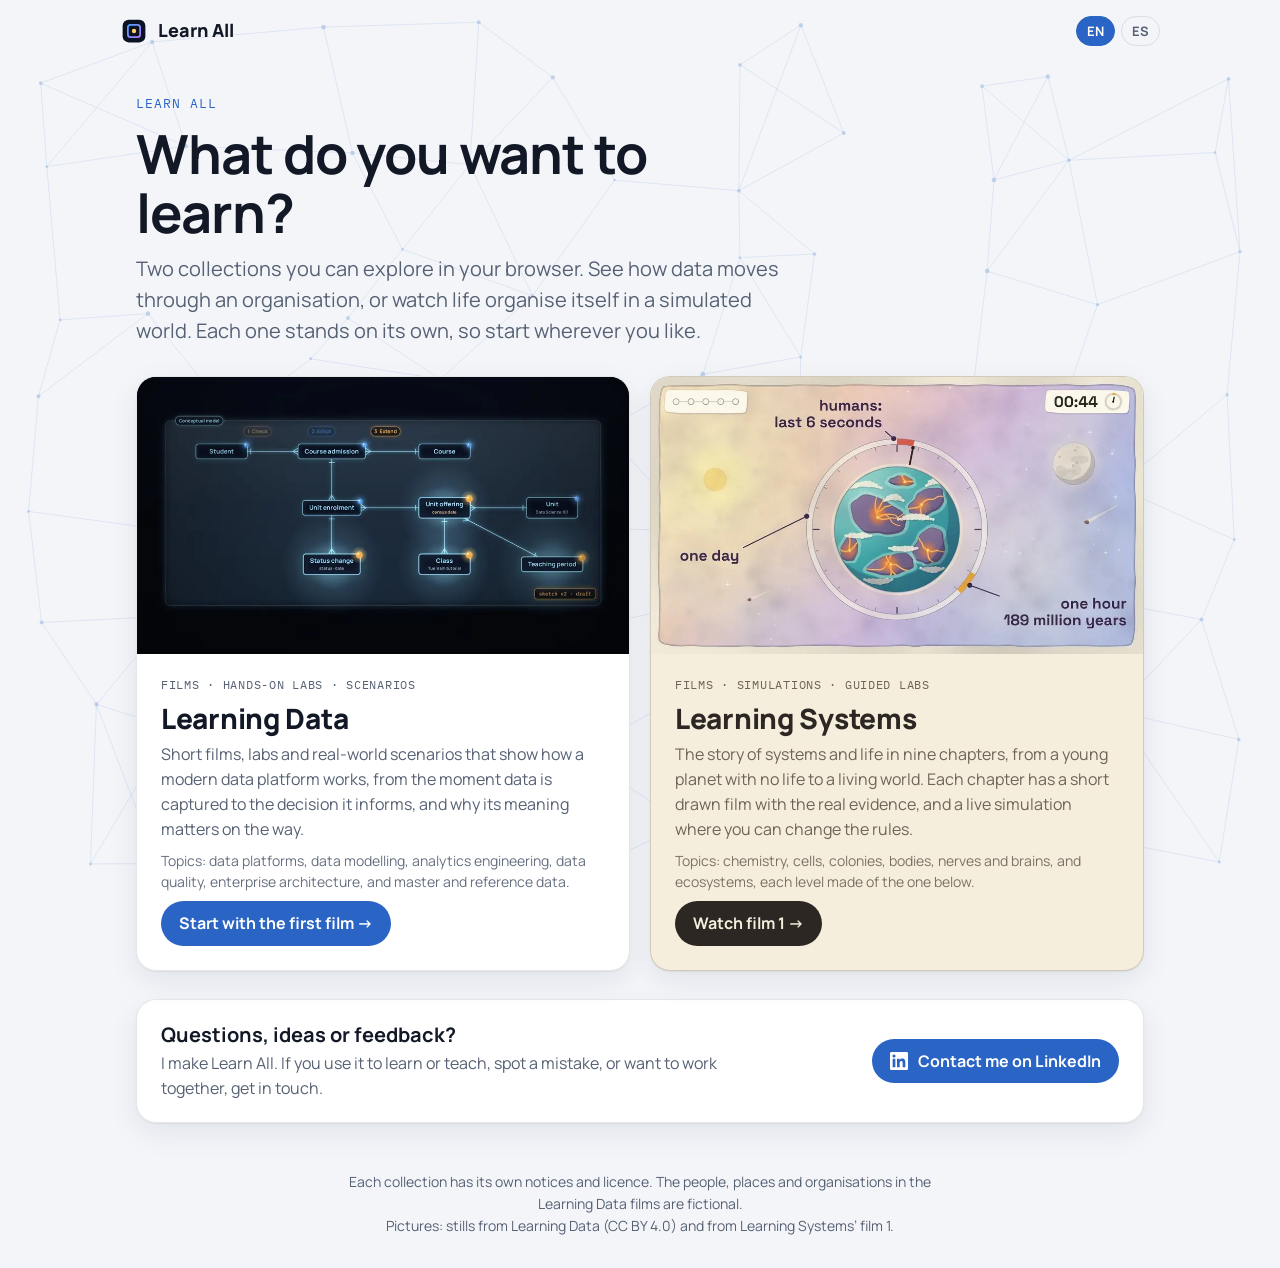
<file: site/index.html>
<!doctype html>
<html lang="en">
<head>
<meta charset="utf-8">
<meta name="viewport" content="width=device-width, initial-scale=1, viewport-fit=cover">
<title>Learn All · Choose a learning path</title>
<meta name="description" content="Two collections you can explore in your browser. Learning Data: short films, labs and scenarios on how a data platform works. Learning Systems: the story of systems and life in nine chapters, each with a drawn film and a live simulation.">
<meta property="og:title" content="Learn All"><meta property="og:description" content="What do you want to learn? Choose Learning Data or Learning Systems.">
<link rel="alternate" hreflang="en" href="https://learn-all.org/"><link rel="alternate" hreflang="es" href="https://learn-all.org/es/">
<link rel="icon" href="assets/favicon.svg" type="image/svg+xml">
<link rel="preconnect" href="https://fonts.googleapis.com"><link rel="preconnect" href="https://fonts.gstatic.com" crossorigin>
<link href="https://fonts.googleapis.com/css2?family=Manrope:wght@500;600;700;800&family=IBM+Plex+Mono:wght@500&display=swap" rel="stylesheet">
<link rel="stylesheet" href="assets/portal.css">
</head>
<body>
<canvas class="neural-bg" aria-hidden="true" data-neural-bg></canvas>
<header class="top"><div class="top-in"><a class="brand" href="./"><img src="assets/favicon.svg" alt="" width="28" height="28"><span>Learn All</span></a><span class="lang" role="group" aria-label="Language"><a href="./" aria-current="true" lang="en" hreflang="en">EN</a><a href="es/" lang="es" hreflang="es">ES</a></span></div></header>
<main>
<aside class="big-screen" aria-label="Tip" data-big-screen>
<p>For a better experience, use a big screen. On a phone, some interactive parts may be hidden.</p>
<button type="button">Got it</button>
</aside>
<section class="hero">
<p class="eyebrow">Learn All</p>
<h1 tabindex="-1">What do you want to learn?</h1>
<p class="lead">Two collections you can explore in your browser. See how data moves through an organisation, or watch life organise itself in a simulated world. Each one stands on its own, so start wherever you like.</p>
</section>
<nav class="paths" aria-label="Choose a learning path">
<article class="path data">
<div class="art" role="group" aria-label="Pictures from Learning Data" data-rotate>
<img class="is-on" src="assets/img/data/sharper-sketch.webp" alt="A Sharper Sketch: a glowing conceptual model linking Student, Course admission, Course, Unit enrolment, Unit offering and Class." width="960" height="540" decoding="async">
<img src="assets/img/data/too-good-to-be-true.webp" alt="Too good to be true: three versions of the same admissions dashboard at Tuesday 10:05, with and without data quality checks." width="960" height="540" decoding="async" loading="lazy">
<img src="assets/img/data/whats-in-a-word.webp" alt="From words to data: a child and an adult look at the same bird on a branch, with the words “this one”, “here” and “that” shared between them." width="960" height="540" decoding="async" loading="lazy">
</div>
<div class="body">
<p class="tag">Films · Hands-on labs · Scenarios</p>
<h2 class="name"><a href="https://data.learn-all.org/">Learning Data</a></h2>
<p class="desc">Short films, labs and real-world scenarios that show how a modern data platform works, from the moment data is captured to the decision it informs, and why its meaning matters on the way.</p>
<p class="meta">Topics: data platforms, data modelling, analytics engineering, data quality, enterprise architecture, and master and reference data.</p>
<span class="go" aria-hidden="true">Start with the first film →</span>
</div>
</article>
<article class="path systems">
<div class="art" role="group" aria-label="Pictures from Learning Systems" data-rotate>
<img class="is-on" src="assets/img/systems/act-0-1-one-day.webp" alt="From film 1: the young Earth inside a ring marked like a clock, all of Earth’s history as one day, with humans in the last 6 seconds." width="960" height="540" decoding="async">
<img src="assets/img/systems/act-4-2-clumps-of-eight.webp" alt="From film 1: algae alone in a flask, then, after a hunter is added, the algae form clumps of eight (an experiment from 1998)." width="960" height="540" decoding="async" loading="lazy">
<img src="assets/img/systems/act-7-4-a-fish-that-walks.webp" alt="From film 1: a living fish on a mudflat, using its fins as crutches." width="960" height="540" decoding="async" loading="lazy">
</div>
<div class="body">
<p class="tag">Films · Simulations · Guided labs</p>
<h2 class="name"><a href="https://systems.learn-all.org/">Learning Systems</a></h2>
<p class="desc">The story of systems and life in nine chapters, from a young planet with no life to a living world. Each chapter has a short drawn film with the real evidence, and a live simulation where you can change the rules.</p>
<p class="meta">Topics: chemistry, cells, colonies, bodies, nerves and brains, and ecosystems, each level made of the one below.</p>
<span class="go" aria-hidden="true">Watch film 1 →</span>
</div>
</article>
</nav>
<section class="contact" aria-labelledby="contact-title">
<div>
<h2 id="contact-title">Questions, ideas or feedback?</h2>
<p>I make Learn All. If you use it to learn or teach, spot a mistake, or want to work together, get in touch.</p>
</div>
<a class="contact-go" href="https://au.linkedin.com/in/roanboc" rel="noopener" target="_blank"><svg class="contact-icon" viewBox="0 0 24 24" width="18" height="18" aria-hidden="true" focusable="false"><path fill="currentColor" d="M20.45 20.45h-3.56v-5.57c0-1.33-.02-3.04-1.85-3.04-1.85 0-2.14 1.45-2.14 2.94v5.67H9.35V9h3.41v1.56h.05c.48-.9 1.64-1.85 3.37-1.85 3.6 0 4.27 2.37 4.27 5.46v6.28zM5.34 7.43a2.06 2.06 0 1 1 0-4.13 2.06 2.06 0 0 1 0 4.13zM7.12 20.45H3.56V9h3.56v11.45zM22.22 0H1.77C.79 0 0 .77 0 1.73v20.54C0 23.23.79 24 1.77 24h20.45c.98 0 1.78-.77 1.78-1.73V1.73C24 .77 23.2 0 22.22 0z"/></svg><span>Contact me on LinkedIn</span><span class="sr">(opens in a new tab)</span></a>
</section>
</main>
<footer>
<p>Each collection has its own notices and licence. The people, places and organisations in the Learning Data films are fictional.</p>
<p>Pictures: stills from Learning Data (CC BY 4.0) and from Learning Systems’ film 1.</p>
</footer>
<script src="assets/portal.js" defer></script>
</body>
</html>
</file>
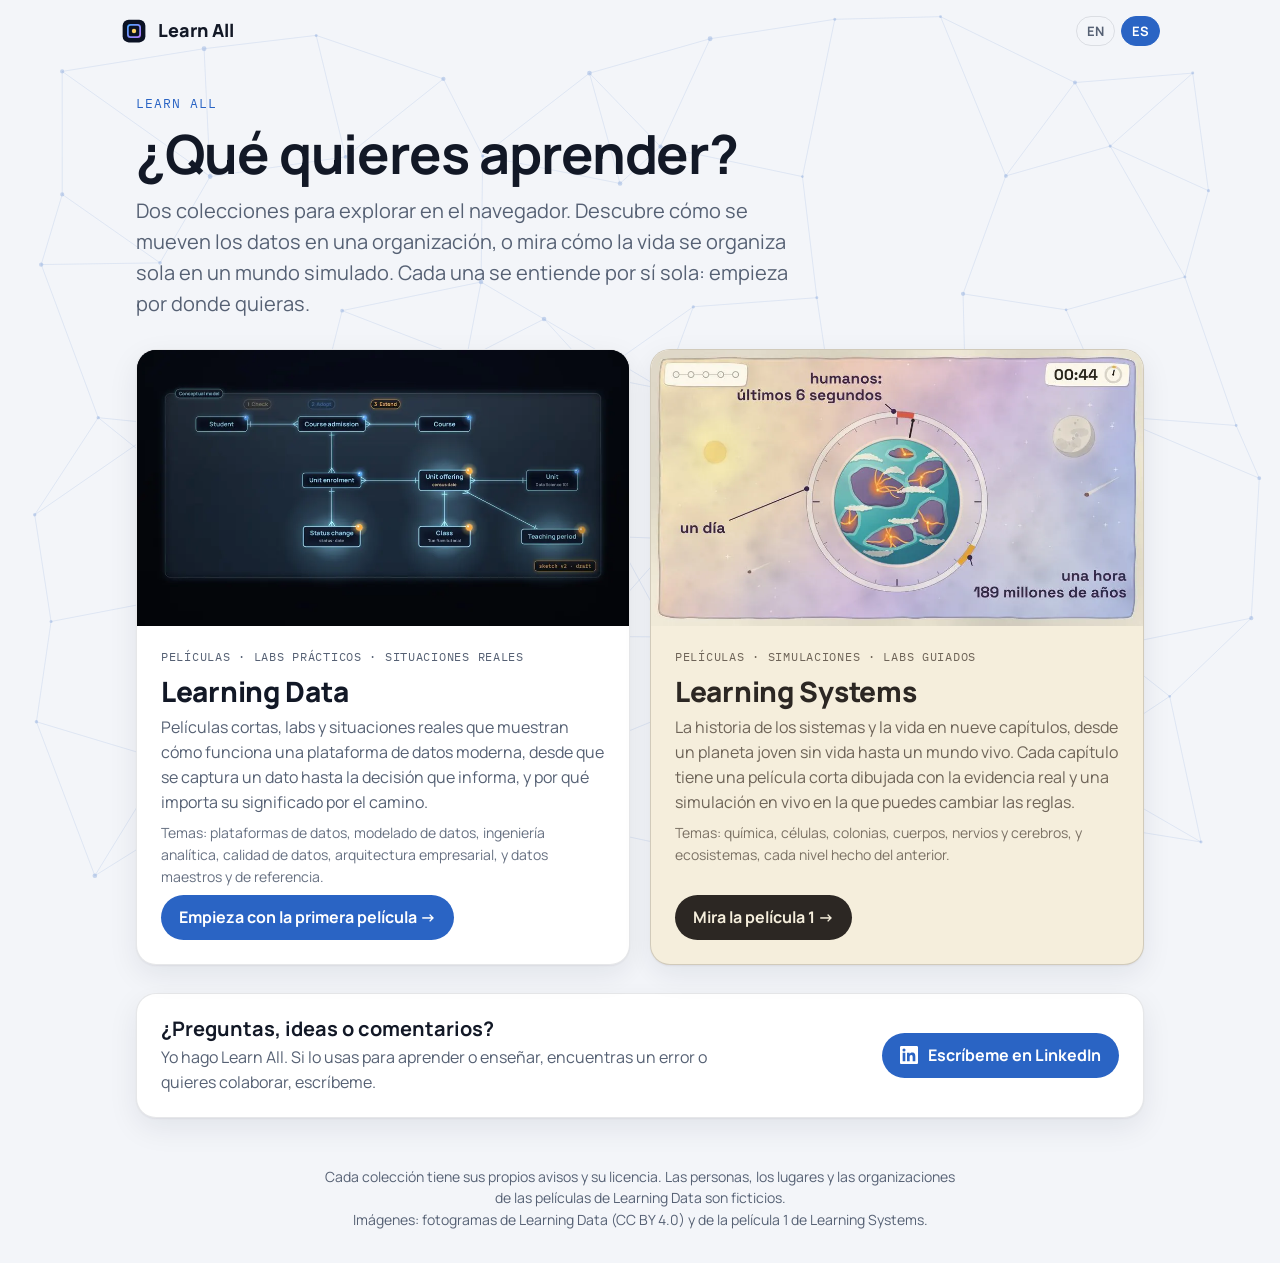
<file: site/es/index.html>
<!doctype html>
<html lang="es">
<head>
<meta charset="utf-8">
<meta name="viewport" content="width=device-width, initial-scale=1, viewport-fit=cover">
<title>Learn All · Elige qué aprender</title>
<meta name="description" content="Dos colecciones para explorar en el navegador. Learning Data: películas cortas, labs y situaciones reales sobre cómo funciona una plataforma de datos. Learning Systems: la historia de los sistemas y la vida en nueve capítulos, cada uno con una película dibujada y una simulación en vivo.">
<meta property="og:title" content="Learn All"><meta property="og:description" content="¿Qué quieres aprender? Elige Learning Data o Learning Systems.">
<link rel="alternate" hreflang="en" href="https://learn-all.org/"><link rel="alternate" hreflang="es" href="https://learn-all.org/es/">
<link rel="icon" href="../assets/favicon.svg" type="image/svg+xml">
<link rel="preconnect" href="https://fonts.googleapis.com"><link rel="preconnect" href="https://fonts.gstatic.com" crossorigin>
<link href="https://fonts.googleapis.com/css2?family=Manrope:wght@500;600;700;800&family=IBM+Plex+Mono:wght@500&display=swap" rel="stylesheet">
<link rel="stylesheet" href="../assets/portal.css">
</head>
<body>
<canvas class="neural-bg" aria-hidden="true" data-neural-bg></canvas>
<header class="top"><div class="top-in"><a class="brand" href="./"><img src="../assets/favicon.svg" alt="" width="28" height="28"><span>Learn All</span></a><span class="lang" role="group" aria-label="Idioma"><a href="../" lang="en" hreflang="en">EN</a><a href="./" aria-current="true" lang="es" hreflang="es">ES</a></span></div></header>
<main>
<aside class="big-screen" aria-label="Consejo" data-big-screen>
<p>Para una mejor experiencia, usa una pantalla grande. En un teléfono, algunas partes interactivas pueden quedar ocultas.</p>
<button type="button">Entendido</button>
</aside>
<section class="hero">
<p class="eyebrow">Learn All</p>
<h1 tabindex="-1">¿Qué quieres aprender?</h1>
<p class="lead">Dos colecciones para explorar en el navegador. Descubre cómo se mueven los datos en una organización, o mira cómo la vida se organiza sola en un mundo simulado. Cada una se entiende por sí sola: empieza por donde quieras.</p>
</section>
<nav class="paths" aria-label="Elige un camino">
<article class="path data">
<div class="art" role="group" aria-label="Imágenes de Learning Data" data-rotate>
<img class="is-on" src="../assets/img/data/sharper-sketch.webp" alt="A Sharper Sketch: un modelo conceptual luminoso que une Student, Course admission, Course, Unit enrolment, Unit offering y Class." width="960" height="540" decoding="async">
<img src="../assets/img/data/too-good-to-be-true.webp" alt="Too good to be true: tres versiones del mismo panel de admisiones el martes a las 10:05, con y sin controles de calidad de datos." width="960" height="540" decoding="async" loading="lazy">
<img src="../assets/img/data/whats-in-a-word.webp" alt="From words to data: un niño y un adulto miran el mismo pájaro en una rama, con las palabras «this one», «here» y «that» entre ellos." width="960" height="540" decoding="async" loading="lazy">
</div>
<div class="body">
<p class="tag">Películas · Labs prácticos · Situaciones reales</p>
<h2 class="name"><a href="https://data.learn-all.org/es/">Learning Data</a></h2>
<p class="desc">Películas cortas, labs y situaciones reales que muestran cómo funciona una plataforma de datos moderna, desde que se captura un dato hasta la decisión que informa, y por qué importa su significado por el camino.</p>
<p class="meta">Temas: plataformas de datos, modelado de datos, ingeniería analítica, calidad de datos, arquitectura empresarial, y datos maestros y de referencia.</p>
<span class="go" aria-hidden="true">Empieza con la primera película →</span>
</div>
</article>
<article class="path systems">
<div class="art" role="group" aria-label="Imágenes de Learning Systems" data-rotate>
<img class="is-on" src="../assets/img/systems/es/act-0-1-one-day.webp" alt="De la película 1: la Tierra joven dentro de un anillo marcado como un reloj, toda la historia de la Tierra como un día, con los humanos en los últimos 6 segundos." width="960" height="540" decoding="async">
<img src="../assets/img/systems/es/act-4-2-clumps-of-eight.webp" alt="De la película 1: algas solas en un frasco y luego, al añadir un cazador, las algas forman grupos de ocho (un experimento de 1998)." width="960" height="540" decoding="async" loading="lazy">
<img src="../assets/img/systems/es/act-7-4-a-fish-that-walks.webp" alt="De la película 1: un pez vivo en un fango de marea, que usa sus aletas como muletas." width="960" height="540" decoding="async" loading="lazy">
</div>
<div class="body">
<p class="tag">Películas · Simulaciones · Labs guiados</p>
<h2 class="name"><a href="https://systems.learn-all.org/?lang=es">Learning Systems</a></h2>
<p class="desc">La historia de los sistemas y la vida en nueve capítulos, desde un planeta joven sin vida hasta un mundo vivo. Cada capítulo tiene una película corta dibujada con la evidencia real y una simulación en vivo en la que puedes cambiar las reglas.</p>
<p class="meta">Temas: química, células, colonias, cuerpos, nervios y cerebros, y ecosistemas, cada nivel hecho del anterior.</p>
<span class="go" aria-hidden="true">Mira la película 1 →</span>
</div>
</article>
</nav>
<section class="contact" aria-labelledby="contact-title">
<div>
<h2 id="contact-title">¿Preguntas, ideas o comentarios?</h2>
<p>Yo hago Learn All. Si lo usas para aprender o enseñar, encuentras un error o quieres colaborar, escríbeme.</p>
</div>
<a class="contact-go" href="https://au.linkedin.com/in/roanboc" rel="noopener" target="_blank"><svg class="contact-icon" viewBox="0 0 24 24" width="18" height="18" aria-hidden="true" focusable="false"><path fill="currentColor" d="M20.45 20.45h-3.56v-5.57c0-1.33-.02-3.04-1.85-3.04-1.85 0-2.14 1.45-2.14 2.94v5.67H9.35V9h3.41v1.56h.05c.48-.9 1.64-1.85 3.37-1.85 3.6 0 4.27 2.37 4.27 5.46v6.28zM5.34 7.43a2.06 2.06 0 1 1 0-4.13 2.06 2.06 0 0 1 0 4.13zM7.12 20.45H3.56V9h3.56v11.45zM22.22 0H1.77C.79 0 0 .77 0 1.73v20.54C0 23.23.79 24 1.77 24h20.45c.98 0 1.78-.77 1.78-1.73V1.73C24 .77 23.2 0 22.22 0z"/></svg><span>Escríbeme en LinkedIn</span><span class="sr">(se abre en una pestaña nueva)</span></a>
</section>
</main>
<footer>
<p>Cada colección tiene sus propios avisos y su licencia. Las personas, los lugares y las organizaciones de las películas de Learning Data son ficticios.</p>
<p>Imágenes: fotogramas de Learning Data (CC BY 4.0) y de la película 1 de Learning Systems.</p>
</footer>
<script src="../assets/portal.js" defer></script>
</body>
</html>
</file>
<file: site/assets/portal.css>
/* Colours come from the two series: Learning Data's blue on light or dark panels,
   and Learning Systems' paper and ink from film 1. Dark mode follows the visitor's
   device setting, and a data-theme="dark" or "light" attribute on <html> overrides it. */
:root{--bg:#f3f5f9;--fg:#121826;--muted:#566174;--card:#fff;--line:rgba(15,25,45,.1);--accent:#2a64c4;--on-accent:#fff;--stage:#070b17;
  --net:42 100 196;--net-fire:14 150 168;--net-opacity:.5;
  --shadow:0 1px 2px rgba(15,25,45,.06),0 10px 30px rgba(15,25,45,.08);--mono:"IBM Plex Mono",Menlo,Consolas,monospace;color-scheme:light dark}
@media (prefers-color-scheme:dark){:root:not([data-theme="light"]){--bg:#060910;--fg:#eef3fb;--muted:#9aa6b8;--card:#0e1422;--line:rgba(255,255,255,.1);--accent:#6aa8ff;--on-accent:#06101f;
  --net:106 168 255;--net-fire:79 240 224;--net-opacity:.5;
  --shadow:0 1px 2px rgba(0,0,0,.3),0 10px 30px rgba(0,0,0,.35)}}
:root[data-theme="dark"]{--bg:#060910;--fg:#eef3fb;--muted:#9aa6b8;--card:#0e1422;--line:rgba(255,255,255,.1);--accent:#6aa8ff;--on-accent:#06101f;
  --net:106 168 255;--net-fire:79 240 224;--net-opacity:.5;
  --shadow:0 1px 2px rgba(0,0,0,.3),0 10px 30px rgba(0,0,0,.35)}
[hidden]{display:none!important}
*{box-sizing:border-box}
body{margin:0;min-height:100vh;display:flex;flex-direction:column;background:var(--bg);color:var(--fg);font-family:Manrope,system-ui,-apple-system,"Segoe UI",sans-serif;line-height:1.55;overflow-x:hidden}
.top{padding:16px}
.top-in{display:flex;align-items:center;max-width:1040px;margin:0 auto}
.brand{display:inline-flex;align-items:center;gap:10px;font-size:18px;font-weight:800;color:var(--fg);text-decoration:none}
.brand img{width:28px;height:28px}
.brand:focus-visible,.lang a:focus-visible{outline:3px solid var(--accent);outline-offset:4px;border-radius:6px}
.lang{display:inline-flex;gap:6px;margin-left:auto;font-size:13px}
.lang a{padding:4px 10px;border-radius:999px;border:1px solid var(--line);color:var(--muted);font-weight:700;text-decoration:none}
.lang a[aria-current="true"]{background:var(--accent);border-color:var(--accent);color:var(--on-accent)}
main{flex:1;width:100%;max-width:1040px;margin:0 auto;padding:12px 16px 40px}
.big-screen{display:none;flex-wrap:wrap;align-items:center;justify-content:space-between;gap:12px;margin:0 0 20px;padding:14px 16px;border-radius:14px;background:var(--card);border:1px solid var(--line);border-left:4px solid var(--accent);box-shadow:var(--shadow);font-size:15px}
.big-screen p{margin:0;flex:1 1 220px}
.big-screen button{flex:none;padding:8px 16px;border-radius:999px;border:1px solid var(--accent);background:var(--accent);color:var(--on-accent);font:inherit;font-weight:700;cursor:pointer}
.big-screen button:focus-visible{outline:3px solid var(--accent);outline-offset:3px}
/* Phones, and short landscape screens, get the note. Big screens do not. */
@media (max-width:760px),(max-height:500px){.big-screen{display:flex}}
.hero{padding:20px 0 30px}
.eyebrow{margin:0 0 10px;font-family:var(--mono);font-size:13px;letter-spacing:.08em;text-transform:uppercase;color:var(--accent)}
h1{margin:0 0 12px;font-size:clamp(30px,5.5vw,54px);line-height:1.08;letter-spacing:-.02em;max-width:18ch}
h1:focus{outline:none}
.lead{margin:0;max-width:56ch;font-size:clamp(17px,2vw,20px);color:var(--muted)}
.paths{display:grid;grid-template-columns:repeat(auto-fit,minmax(min(100%,420px),1fr));gap:20px}
.path{position:relative;display:flex;flex-direction:column;border-radius:20px;border:1px solid var(--line);background:var(--card);box-shadow:var(--shadow);color:var(--fg);transition:transform .2s,box-shadow .2s,border-color .2s}
.path:hover{transform:translateY(-3px);border-color:var(--accent);box-shadow:0 18px 44px rgba(0,0,0,.22)}
/* The whole card is clickable: the link in the title stretches over it, so screen readers
   hear the series name as the link, not every picture's description. */
.name a{color:inherit;text-decoration:none}
.name a::after{content:"";position:absolute;inset:0;z-index:2;border-radius:20px}
.name a:focus{outline:none}
.name a:focus-visible::after{outline:3px solid var(--accent);outline-offset:4px}
/* Pictures crossfade; portal.js moves .is-on every few seconds. */
.art{position:relative;display:block;aspect-ratio:16/9;background:var(--stage);overflow:hidden;border-radius:19px 19px 0 0}
.art img{position:absolute;inset:0;display:block;width:100%;height:100%;object-fit:cover;opacity:0;transition:opacity .9s ease-in-out}
.art img.is-on{opacity:1}
.body{display:flex;flex:1;flex-direction:column;align-items:flex-start;gap:8px;padding:22px 24px 24px}
.body p{margin:0}
.tag{font-family:var(--mono);font-size:12px;letter-spacing:.06em;text-transform:uppercase;color:var(--muted)}
.name{margin:0;font-size:28px;font-weight:800;letter-spacing:-.01em;line-height:1.15}
.desc{font-size:16px;color:var(--muted)}
.meta{font-size:14px;color:var(--muted);opacity:.9}
.go{display:inline-flex;margin-top:auto;padding:10px 18px;border-radius:999px;background:var(--accent);color:var(--on-accent);font-weight:700}
/* Learning Systems wears film 1's light field-notebook look: paper, ink and the film's teal. */
.systems{background:#f5eedc;color:#2c2723;border-color:rgba(44,39,35,.18)}
.systems .art{background:#fbf7ea}
.systems .tag,.systems .desc,.systems .meta{color:#6e6458}
.systems .go{background:#2c2723;color:#f5eedc}
.systems:hover{border-color:#3597a2}
.systems .name a:focus-visible::after{outline-color:#3597a2}
@media (prefers-reduced-motion:reduce){.path,.path:hover{transition:none;transform:none}.art img{transition:none}}
/* The neural network behind the page: faint by design, never in the way. */
.neural-bg{position:fixed;inset:0;z-index:-1;display:block;width:100%;height:100%;pointer-events:none;opacity:var(--net-opacity);filter:blur(.6px)}
.contact{display:flex;flex-wrap:wrap;align-items:center;justify-content:space-between;gap:16px 24px;margin-top:28px;padding:22px 24px;border-radius:20px;border:1px solid var(--line);background:var(--card);box-shadow:var(--shadow)}
.contact div{flex:1 1 320px}
.contact h2{margin:0 0 4px;font-size:20px;line-height:1.25}
.contact p{margin:0;color:var(--muted);max-width:60ch}
.contact-go{display:inline-flex;align-items:center;gap:10px;padding:10px 18px;border-radius:999px;background:var(--accent);color:var(--on-accent);font-weight:700;text-decoration:none;transition:filter .2s}
.contact-go:hover{filter:brightness(1.1)}
.contact-go:focus-visible{outline:3px solid var(--accent);outline-offset:4px}
.contact-icon{flex:none}
.sr{position:absolute;width:1px;height:1px;overflow:hidden;clip-path:inset(50%);white-space:nowrap}
footer{padding:8px 16px 32px;text-align:center;font-size:14px;color:var(--muted)}
footer p{max-width:70ch;margin:0 auto}
</file>
